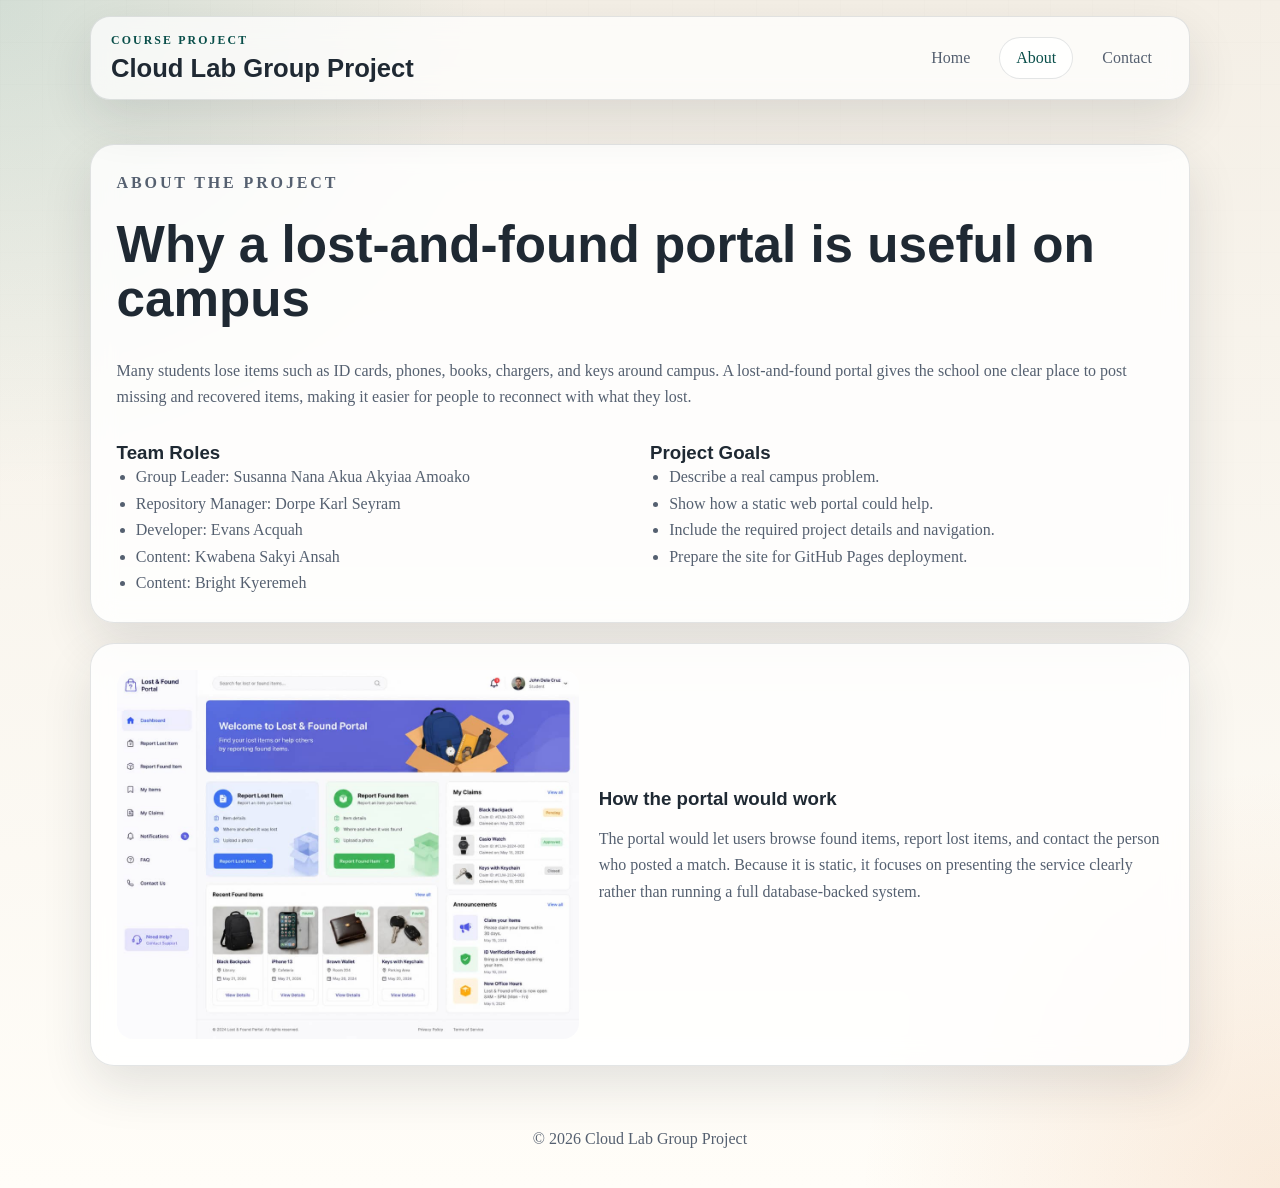
<file: about.html>
<!doctype html>
<html lang="en">

<head>
  <meta charset="utf-8" />
  <meta name="viewport" content="width=device-width, initial-scale=1" />
  <title>Cloud Lab Group Project | About</title>
  <meta name="description" content="About page describing the campus lost-and-found website project." />
  <link rel="stylesheet" href="style.css" />
  <script defer src="script.js"></script>
</head>

<body>
  <header class="site-header">
    <div class="brand">
      <p class="eyebrow">Course Project</p>
      <h1>Cloud Lab Group Project</h1>
    </div>
    <button class="nav-toggle" type="button" aria-expanded="false" aria-controls="site-nav">
      Menu
    </button>
    <nav id="site-nav" class="site-nav" aria-label="Main navigation">
      <a href="index.html">Home</a>
      <a href="about.html" aria-current="page">About</a>
      <a href="contact.html">Contact</a>
    </nav>
  </header>

  <main>
    <section class="card stack">
      <p class="eyebrow">About the Project</p>
      <h2>Why a lost-and-found portal is useful on campus</h2>
      <p>
        Many students lose items such as ID cards, phones, books, chargers, and keys around
        campus. A lost-and-found portal gives the school one clear place to post missing and
        recovered items, making it easier for people to reconnect with what they lost.
      </p>

      <div class="two-column">
        <article>
          <h3>Team Roles</h3>
          <ul>
            <li>Group Leader: Susanna Nana Akua Akyiaa Amoako</li>
            <li>Repository Manager: Dorpe Karl Seyram</li>
            <li>Developer: Evans Acquah</li>
            <li>Content: Kwabena Sakyi Ansah</li>
            <li>Content: Bright Kyeremeh</li>
          </ul>
        </article>
        <article>
          <h3>Project Goals</h3>
          <ul>
            <li>Describe a real campus problem.</li>
            <li>Show how a static web portal could help.</li>
            <li>Include the required project details and navigation.</li>
            <li>Prepare the site for GitHub Pages deployment.</li>
          </ul>
        </article>
      </div>
    </section>

    <section class="card gallery">
      <img src="images/lostandfound.jpeg" alt="Campus lost-and-found portal illustration" />
      <div>
        <h3>How the portal would work</h3>
        <p>
          The portal would let users browse found items, report lost items, and contact the
          person who posted a match. Because it is static, it focuses on presenting the service
          clearly rather than running a full database-backed system.
        </p>
      </div>
    </section>
  </main>

  <footer class="site-footer">
    <p>&copy; <span id="year"></span> Cloud Lab Group Project</p>
  </footer>
</body>

</html>
</file>
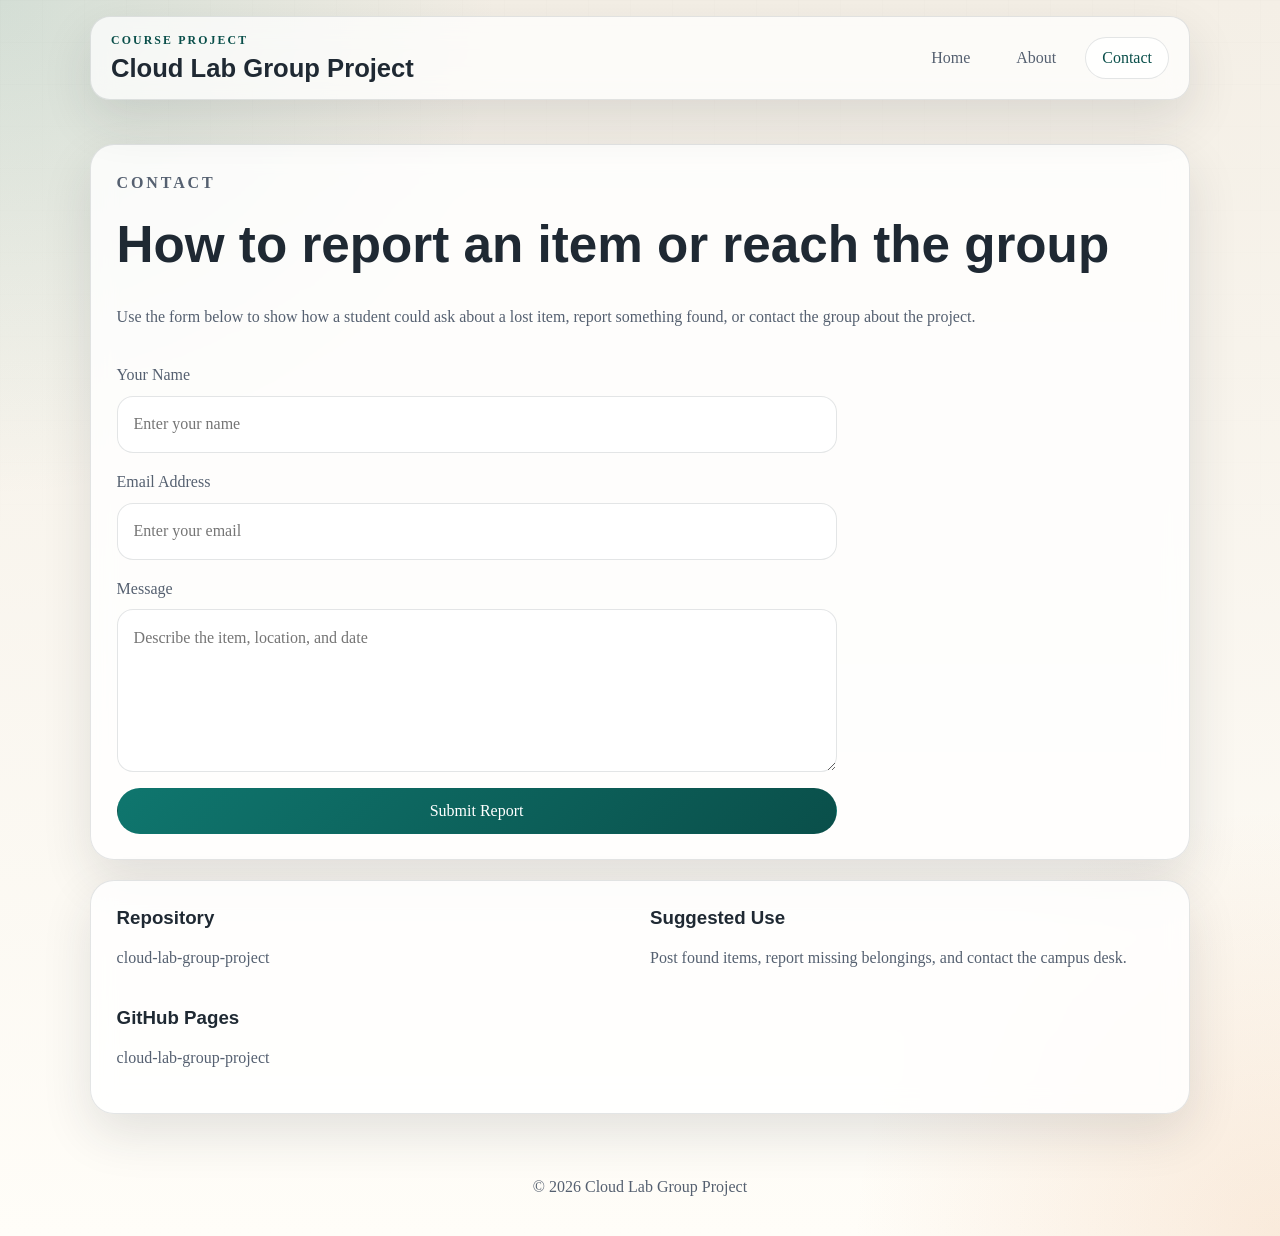
<file: contact.html>
<!doctype html>
<html lang="en">

<head>
  <meta charset="utf-8" />
  <meta name="viewport" content="width=device-width, initial-scale=1" />
  <title>Cloud Lab Group Project Group 2 | Contact</title>
  <meta name="description" content="Contact page for the campus lost-and-found website project." />
  <link rel="stylesheet" href="style.css" />
  <script defer src="script.js"></script>
</head>

<body>
  <header class="site-header">
    <div class="brand">
      <p class="eyebrow">Course Project</p>
      <h1>Cloud Lab Group Project</h1>
    </div>
    <button class="nav-toggle" type="button" aria-expanded="false" aria-controls="site-nav">
      Menu
    </button>
    <nav id="site-nav" class="site-nav" aria-label="Main navigation">
      <a href="index.html">Home</a>
      <a href="about.html">About</a>
      <a href="contact.html" aria-current="page">Contact</a>
    </nav>
  </header>

  <main>
    <section class="card stack">
      <p class="eyebrow">Contact</p>
      <h2>How to report an item or reach the group</h2>
      <p>
        Use the form below to show how a student could ask about a lost item, report something
        found, or contact the group about the project.
      </p>

      <form class="contact-form" action="https://formspree.io/f/xwvjbjky" method="POST">
        <input type="hidden" name="_subject" value="Lost-and-Found report" />
        <label>
          Your Name
          <input type="text" name="name" placeholder="Enter your name" required />
        </label>
        <label>
          Email Address
          <input type="email" name="email" placeholder="Enter your email" required />
        </label>
        <label>
          Message
          <textarea name="message" rows="5" placeholder="Describe the item, location, and date" required></textarea>
        </label>
        <button class="button primary" type="submit">Submit Report</button>
      </form>
    </section>

    <section class="card contact-details">
      <article>
        <h3>Repository</h3>
        <p>cloud-lab-group-project</p>
      </article>
      <article>
        <h3>Suggested Use</h3>
        <p>Post found items, report missing belongings, and contact the campus desk.</p>
      </article>
      <article>
        <h3>GitHub Pages</h3>
        <p><a href="https://cloudcomputinggroup2.github.io/cloud-lab-group-project/">cloud-lab-group-project</a></p>
      </article>
    </section>
  </main>

  <footer class="site-footer">
    <p>&copy; <span id="year"></span> Cloud Lab Group Project</p>
  </footer>
</body>

</html>
</file>
<file: style.css>
:root {
  color-scheme: light;
  --bg: #f4efe6;
  --bg-accent: #e2ece8;
  --card: rgba(255, 255, 255, 0.82);
  --text: #1f2933;
  --muted: #556070;
  --brand: #0f766e;
  --brand-dark: #0a4f4a;
  --border: rgba(31, 41, 51, 0.12);
  --shadow: 0 20px 50px rgba(31, 41, 51, 0.12);
}

* {
  box-sizing: border-box;
}

html {
  scroll-behavior: smooth;
}

body {
  margin: 0;
  font-family: Georgia, "Times New Roman", serif;
  color: var(--text);
  background:
    radial-gradient(circle at top left, rgba(15, 118, 110, 0.14), transparent 28%),
    radial-gradient(circle at bottom right, rgba(220, 138, 70, 0.16), transparent 24%),
    linear-gradient(180deg, var(--bg) 0%, #fffdf8 100%);
  min-height: 100vh;
}

body::before {
  content: "";
  position: fixed;
  inset: 0;
  pointer-events: none;
  background-image: linear-gradient(rgba(31, 41, 51, 0.03) 1px, transparent 1px),
    linear-gradient(90deg, rgba(31, 41, 51, 0.03) 1px, transparent 1px);
  background-size: 42px 42px;
  mask-image: linear-gradient(180deg, rgba(0, 0, 0, 0.22), transparent 80%);
}

img {
  max-width: 100%;
  display: block;
}

a {
  color: inherit;
  text-decoration: none;
}

main {
  width: min(1100px, calc(100% - 2rem));
  margin: 0 auto;
  padding: 1.5rem 0 3rem;
}

.site-header,
.site-footer {
  width: min(1100px, calc(100% - 2rem));
  margin: 1rem auto 0;
}

.site-header {
  display: flex;
  align-items: center;
  justify-content: space-between;
  gap: 1rem;
  padding: 1rem 1.25rem;
  background: rgba(255, 255, 255, 0.72);
  border: 1px solid var(--border);
  border-radius: 1.25rem;
  box-shadow: var(--shadow);
  position: sticky;
  top: 1rem;
  backdrop-filter: blur(14px);
  z-index: 10;
}

.brand h1,
.hero h2,
.card h2,
.card h3 {
  margin: 0;
  font-family: "Trebuchet MS", "Helvetica Neue", sans-serif;
}

.brand h1 {
  font-size: clamp(1.2rem, 2vw, 1.7rem);
}

.eyebrow {
  margin: 0 0 0.35rem;
  text-transform: uppercase;
  letter-spacing: 0.18em;
  font-size: 0.74rem;
  color: var(--brand-dark);
  font-weight: 700;
}

.highlight {
  color: var(--brand);
}

.site-nav {
  display: flex;
  align-items: center;
  gap: 0.75rem;
}

.site-nav a,
.button,
.nav-toggle {
  border-radius: 999px;
  transition: transform 160ms ease, background-color 160ms ease, color 160ms ease,
    border-color 160ms ease;
}

.site-nav a {
  padding: 0.7rem 1rem;
  border: 1px solid transparent;
  color: var(--muted);
}

.site-nav a:hover,
.site-nav a[aria-current="page"] {
  color: var(--brand-dark);
  border-color: var(--border);
  background: rgba(255, 255, 255, 0.82);
}

.nav-toggle {
  display: none;
  border: 1px solid var(--border);
  background: rgba(255, 255, 255, 0.92);
  color: var(--text);
  padding: 0.7rem 1rem;
  font: inherit;
}

.hero,
.info-grid,
.two-column,
.gallery,
.contact-details,
.stack {
  display: grid;
  gap: 1.25rem;
}

.card {
  margin-top: 1.25rem;
  padding: clamp(1.25rem, 2vw, 2rem);
  border: 1px solid var(--border);
  background: var(--card);
  backdrop-filter: blur(12px);
  border-radius: 1.5rem;
  box-shadow: var(--shadow);
}

.hero {
  grid-template-columns: 1.15fr 0.85fr;
  align-items: center;
}

.hero h2,
.card h2 {
  font-size: clamp(2rem, 4vw, 3.5rem);
  line-height: 1.05;
}

.hero p,
.card p,
li,
label {
  color: var(--muted);
  line-height: 1.65;
  font-size: 1rem;
}

.actions {
  display: flex;
  flex-wrap: wrap;
  gap: 0.8rem;
  margin-top: 1.25rem;
}

.button {
  display: inline-flex;
  align-items: center;
  justify-content: center;
  gap: 0.35rem;
  padding: 0.8rem 1.2rem;
  border: 1px solid transparent;
  font: inherit;
}

.button.primary {
  color: #fff;
  background: linear-gradient(135deg, var(--brand), var(--brand-dark));
}

.button.secondary {
  border-color: var(--border);
  background: rgba(255, 255, 255, 0.7);
}

.button:hover,
.nav-toggle:hover,
.site-nav a:hover {
  transform: translateY(-1px);
}

.hero-media {
  padding: 0.75rem;
  background: linear-gradient(145deg, rgba(15, 118, 110, 0.14), rgba(220, 138, 70, 0.14));
  border-radius: 1.25rem;
}

.hero-media img,
.gallery img {
  border-radius: 1rem;
  width: 100%;
}

.info-grid {
  grid-template-columns: repeat(3, minmax(0, 1fr));
}

.two-column,
.contact-details {
  grid-template-columns: repeat(2, minmax(0, 1fr));
}

.gallery {
  grid-template-columns: 0.9fr 1.1fr;
  align-items: center;
}

.stack {
  gap: 1rem;
}

.contact-form {
  display: grid;
  gap: 1rem;
  max-width: 720px;
}

.contact-form label {
  display: grid;
  gap: 0.45rem;
}

input,
textarea {
  width: 100%;
  border: 1px solid var(--border);
  border-radius: 1rem;
  background: rgba(255, 255, 255, 0.84);
  padding: 0.9rem 1rem;
  font: inherit;
  color: var(--text);
}

input:focus,
textarea:focus {
  outline: 2px solid rgba(15, 118, 110, 0.24);
  border-color: rgba(15, 118, 110, 0.45);
}

ul {
  padding-left: 1.2rem;
  margin: 0;
}

.site-footer {
  padding: 0 0 1.5rem;
  color: var(--muted);
  text-align: center;
}

@media (max-width: 860px) {
  .hero,
  .info-grid,
  .two-column,
  .gallery,
  .contact-details {
    grid-template-columns: 1fr;
  }

  .site-header {
    flex-wrap: wrap;
  }

  .nav-toggle {
    display: inline-flex;
  }

  .site-nav {
    display: none;
    width: 100%;
    flex-direction: column;
    align-items: stretch;
    gap: 0.35rem;
  }

  .site-nav.open {
    display: flex;
  }

  .site-nav a {
    background: rgba(255, 255, 255, 0.78);
  }
}

/* Lightbox styles */
.lightbox-link img {
  cursor: zoom-in;
}
.lightbox-overlay {
  position: fixed;
  inset: 0;
  display: none;
  align-items: center;
  justify-content: center;
  background: rgba(0, 0, 0, 0.7);
  z-index: 2000;
  padding: 2rem;
}
.lightbox-overlay[aria-hidden="false"] {
  display: flex;
}
.lightbox-image {
  max-width: 100%;
  max-height: 100%;
  border-radius: 0.75rem;
  box-shadow: 0 12px 40px rgba(0, 0, 0, 0.6);
}
.lightbox-close {
  position: absolute;
  top: 1rem;
  right: 1rem;
  background: rgba(255,255,255,0.9);
  border: none;
  font-size: 1.4rem;
  line-height: 1;
  padding: 0.4rem 0.7rem;
  border-radius: 0.5rem;
  cursor: pointer;
}
.lightbox-close:hover {
  transform: translateY(-1px);
}
</file>
